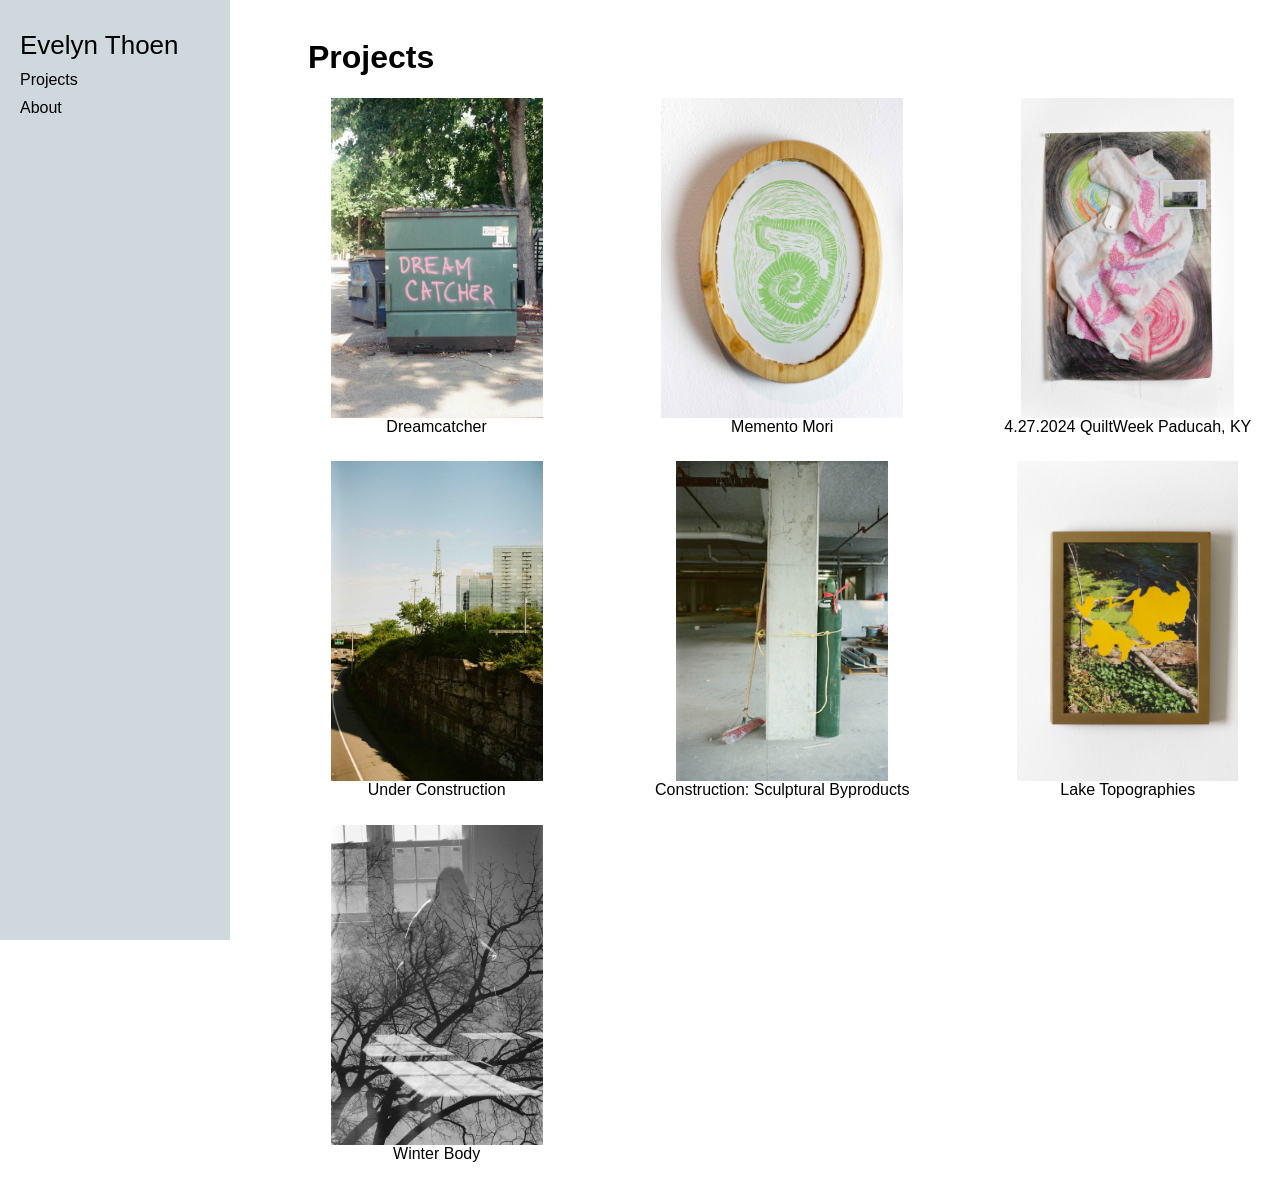
<file: index.html>
<head>
  <link rel="stylesheet" href="style-sheet.css">
  <script>
    let current=1;
    function nextN(){
	let slides=document.getElementById("testtt");
	slides.style.display="none";
	// current+=1;
	// if (current>2) {current=0};
	// slides[current].style.display="block";
    }
  </script>
</head>


<body>
  <div  class="sidebar">
    <a style="font-size: 26" href="index.html">Evelyn Thoen</a>
    <a class="main-links" href="index.html">
      Projects</a>
    <a class="main-links" href="About.html">
      About</a>
    
  </div>
  <div class="main">
    
    <h1>Projects</h1>

    <div class="grid">
      
      <a href="Projects/Dreamcatcher/Dreamcatcher.html">
	<div class="grid-square">
	  <img src="Projects/Dreamcatcher/Dreamcatcher Images/dreamcatcher 1.jpeg">
	  <div>
	    Dreamcatcher
	  </div>

	</div>
      </a>
      <a href="Projects/Memento Mori/Memento Mori.html">
	<div class="grid-square">
	  <img src="Projects/Memento Mori/Memento Mori Images/snake.jpeg">
	  <div>
	    Memento Mori
	  </div>

	</div>
      </a>
      <a href="Projects/Paducah/Paducah.html">
	<div class="grid-square">
	  <img src="Projects/Paducah/Paducah Images/Paducah 3.jpeg">
	  <div>
	    4.27.2024 QuiltWeek Paducah, KY
	  </div>

	</div>
      </a>
       <a href="Projects/Under Construction/Under Construction.html">
	<div class="grid-square">
	  <img src="Projects/Under Construction/Under Construction Images/Under Construction 2.jpeg">
	  <div>
	    Under Construction
	  </div>

	</div>
      </a>
      <a href="Projects/Construction/Construction.html">
	<div class="grid-square">
	  <img src="Projects/Construction/Construction Images/Construction 5.jpeg">
	  <div>
	    Construction: Sculptural Byproducts
	  </div>

	</div>
      </a>
      <a href="Projects/Lake/Lake.html">
	<div class="grid-square">
	  <img src="Projects/Lake/Lake Images/Lake 3.jpeg">
	  <div>
	    Lake Topographies
	  </div>

	</div>
      </a>
      <a href="Projects/Winter Body/Winter Body.html">
	<div class="grid-square">
	  <img src="Projects/Winter Body/Winter Body Images/Winter Body 5.jpeg">
	  <div>
	    Winter Body
	  </div>

	</div>
      </a>
    </div>

    
  </div>

</body>
</file>
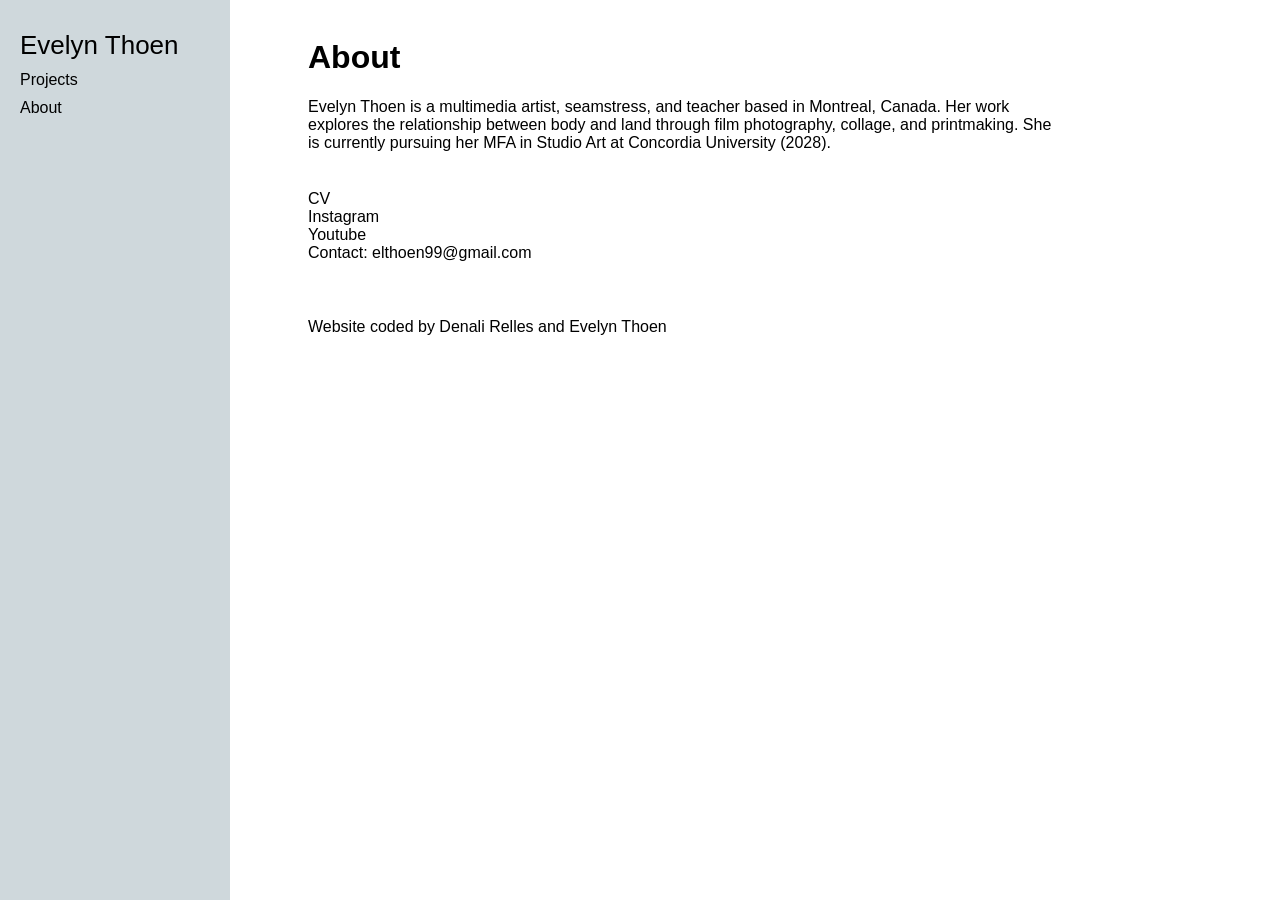
<file: About.html>
<head>
  <link rel="stylesheet" href="style-sheet.css">
</head>

<body>
  <div  class="sidebar">
    <a style="font-size: 26" href="index.html">Evelyn Thoen</a>
    <a class="main-links" href="index.html">
      Projects</a>
    <a class="main-links" href="About.html">
      About</a>
    
  </div>
       
 <div class="main">
   <h1>
     About
   </h1>
   <div style="margin-bottom: 1cm">
     Evelyn Thoen is a multimedia artist, seamstress, and teacher based in Montreal, Canada. Her work explores the relationship between body and land through film photography, collage, and printmaking. She is currently pursuing her MFA in Studio Art at Concordia University (2028).
   </div>
   <div>
     <div>
       <a href="Evelyn Thoen-CV.pdf" target="_blank">
	 CV
       </a>
     </div>
     <div>
       <a href="https://www.instagram.com/evelyn_thoen_art" target="_blank">Instagram</a>
     </div>
     <div>
       <a href="https://www.youtube.com/@evelynthoen" target="_blank">Youtube</a>
     </div>
   </div>
   <div>
     <div>
       Contact:    elthoen99@gmail.com
     </div>
   </div>
    <div style="margin-top: 1.5cm">
   Website coded by Denali Relles and Evelyn Thoen
   </div>
 </div>
</body>
</file>
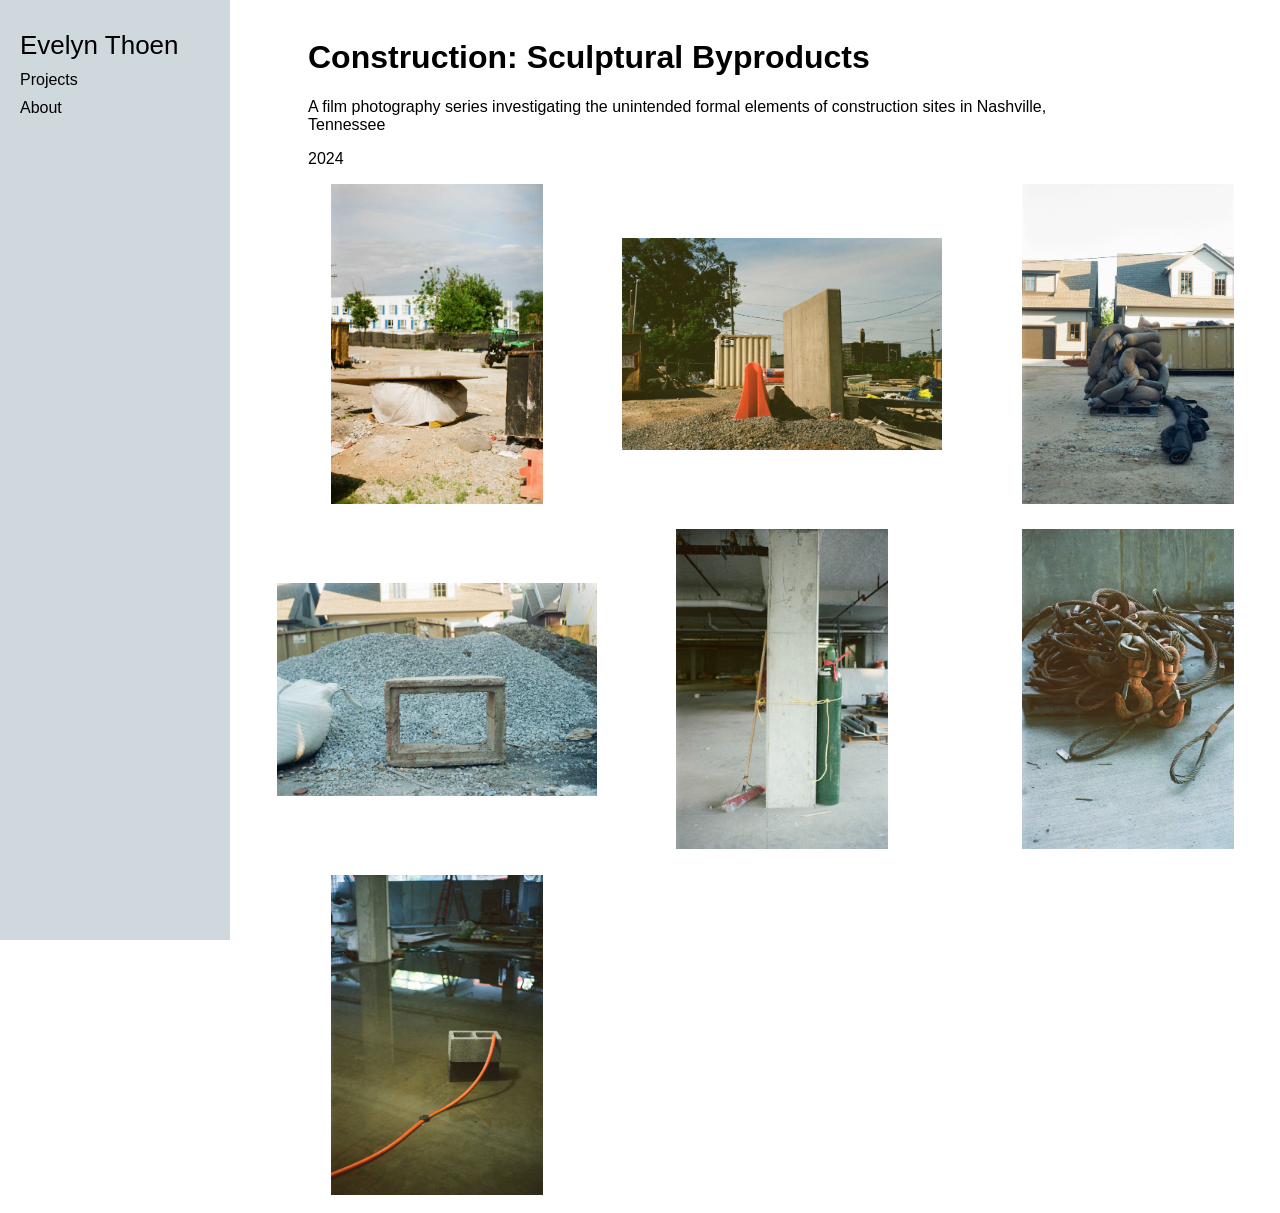
<file: Projects/Construction/Construction.html>
<head>
  <link rel="stylesheet" href="../../style-sheet.css">
  <script>
    let current=1;
    function nextN(){
	let slides=document.getElementById("testtt");
	slides.style.display="none";
	// current+=1;
	// if (current>2) {current=0};
// slides[current].style.display="block";
    }
  </script>
</head>


<body>
  <div  class="sidebar">
    <a style="font-size: 26" href="../../index.html">Evelyn Thoen</a>
    <a class="main-links" href="../../index.html">
      Projects</a>
    <a class="main-links" href="../../About.html">
      About</a>
    
  </div>
  <div class="main">
    
    <h1>Construction: Sculptural Byproducts</h1>
    <p>
A film photography series investigating the unintended formal elements of construction sites in Nashville, Tennessee


    <p>
      2024

    
	<div class="grid">
<div class="grid-square">
  <img src="Construction Images/Construction 1.jpeg">
</div>

<div class="grid-square">
  <img src="Construction Images/Construction 2.jpeg">
</div>

<div class="grid-square">
  <img src="Construction Images/Construction 3.jpeg">
</div>

<div class="grid-square">
  <img src="Construction Images/Construction 4.jpeg">
</div>

<div class="grid-square">
  <img src="Construction Images/Construction 5.jpeg">
</div>

<div class="grid-square">
  <img src="Construction Images/Construction 6.jpeg">
</div>

<div class="grid-square">
  <img src="Construction Images/Construction 7.jpeg">
</div>
	
      </div>

</body>
</file>
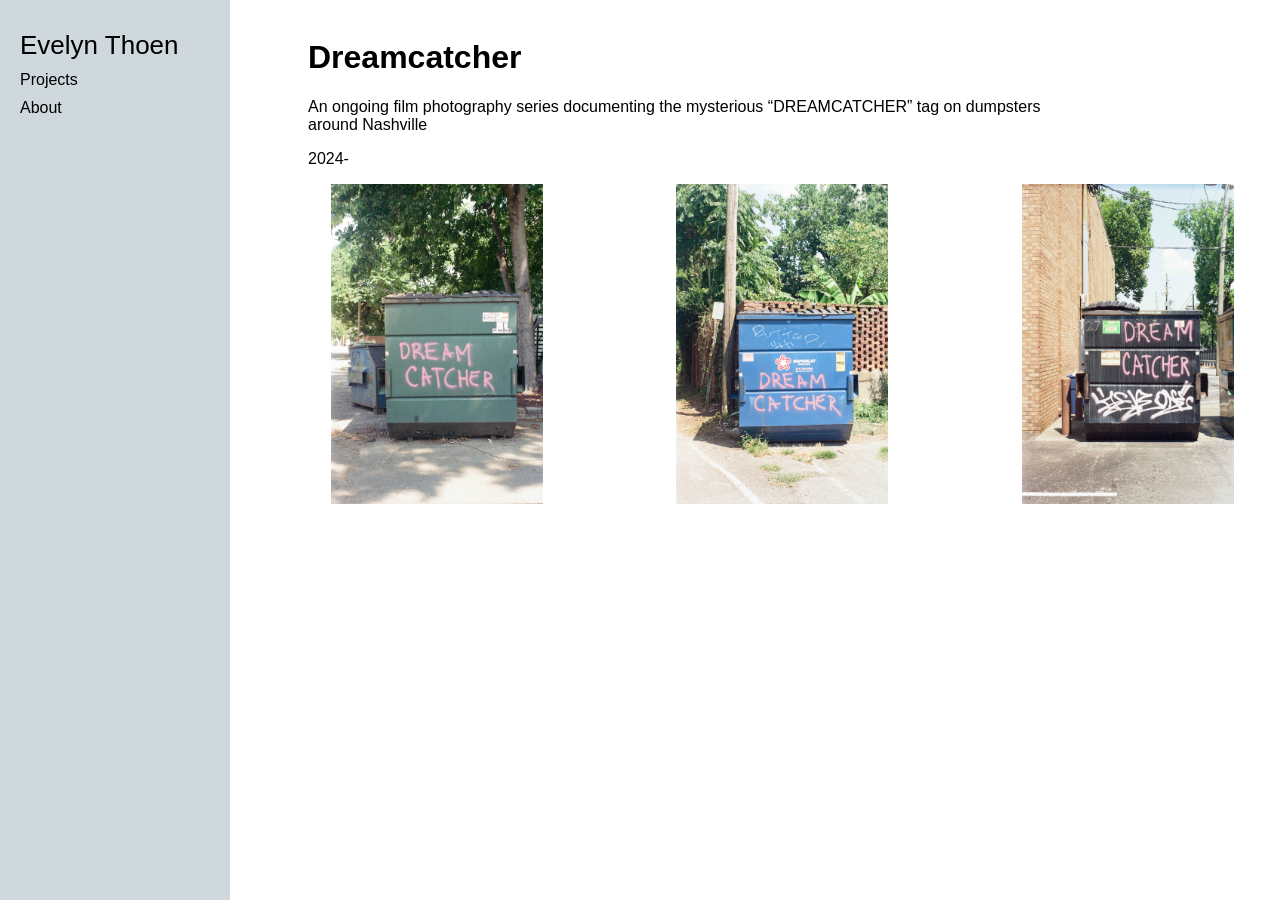
<file: Projects/Dreamcatcher/Dreamcatcher.html>
<head>
  <link rel="stylesheet" href="../../style-sheet.css">
  <script>
    let current=1;
    function nextN(){
	let slides=document.getElementById("testtt");
	slides.style.display="none";
	// current+=1;
	// if (current>2) {current=0};
	// slides[current].style.display="block";
    }
  </script>
</head>


<body>
 <div  class="sidebar">
    <a style="font-size: 26" href="../../index.html">Evelyn Thoen</a>
    <a class="main-links" href="../../index.html">
      Projects</a>
    <a class="main-links" href="../../About.html">
      About</a>
    
  </div>
  <div class="main">
    
    <h1>Dreamcatcher</h1>
    <p>An ongoing film photography series documenting the mysterious “DREAMCATCHER” tag on dumpsters around Nashville

    <p>
      2024-

      <div class="grid">
	<div class="grid-square">
	  <img src="Dreamcatcher Images/dreamcatcher 1.jpeg">

	</div>
	<div class="grid-square">
	  <img src="Dreamcatcher Images/dreamcatcher 2.jpeg">

	</div>
	<div class="grid-square">
	  <img src="Dreamcatcher Images/dreamcatcher 3.jpeg">

	</div>
      </div>

      
  </div>

</body>
</file>
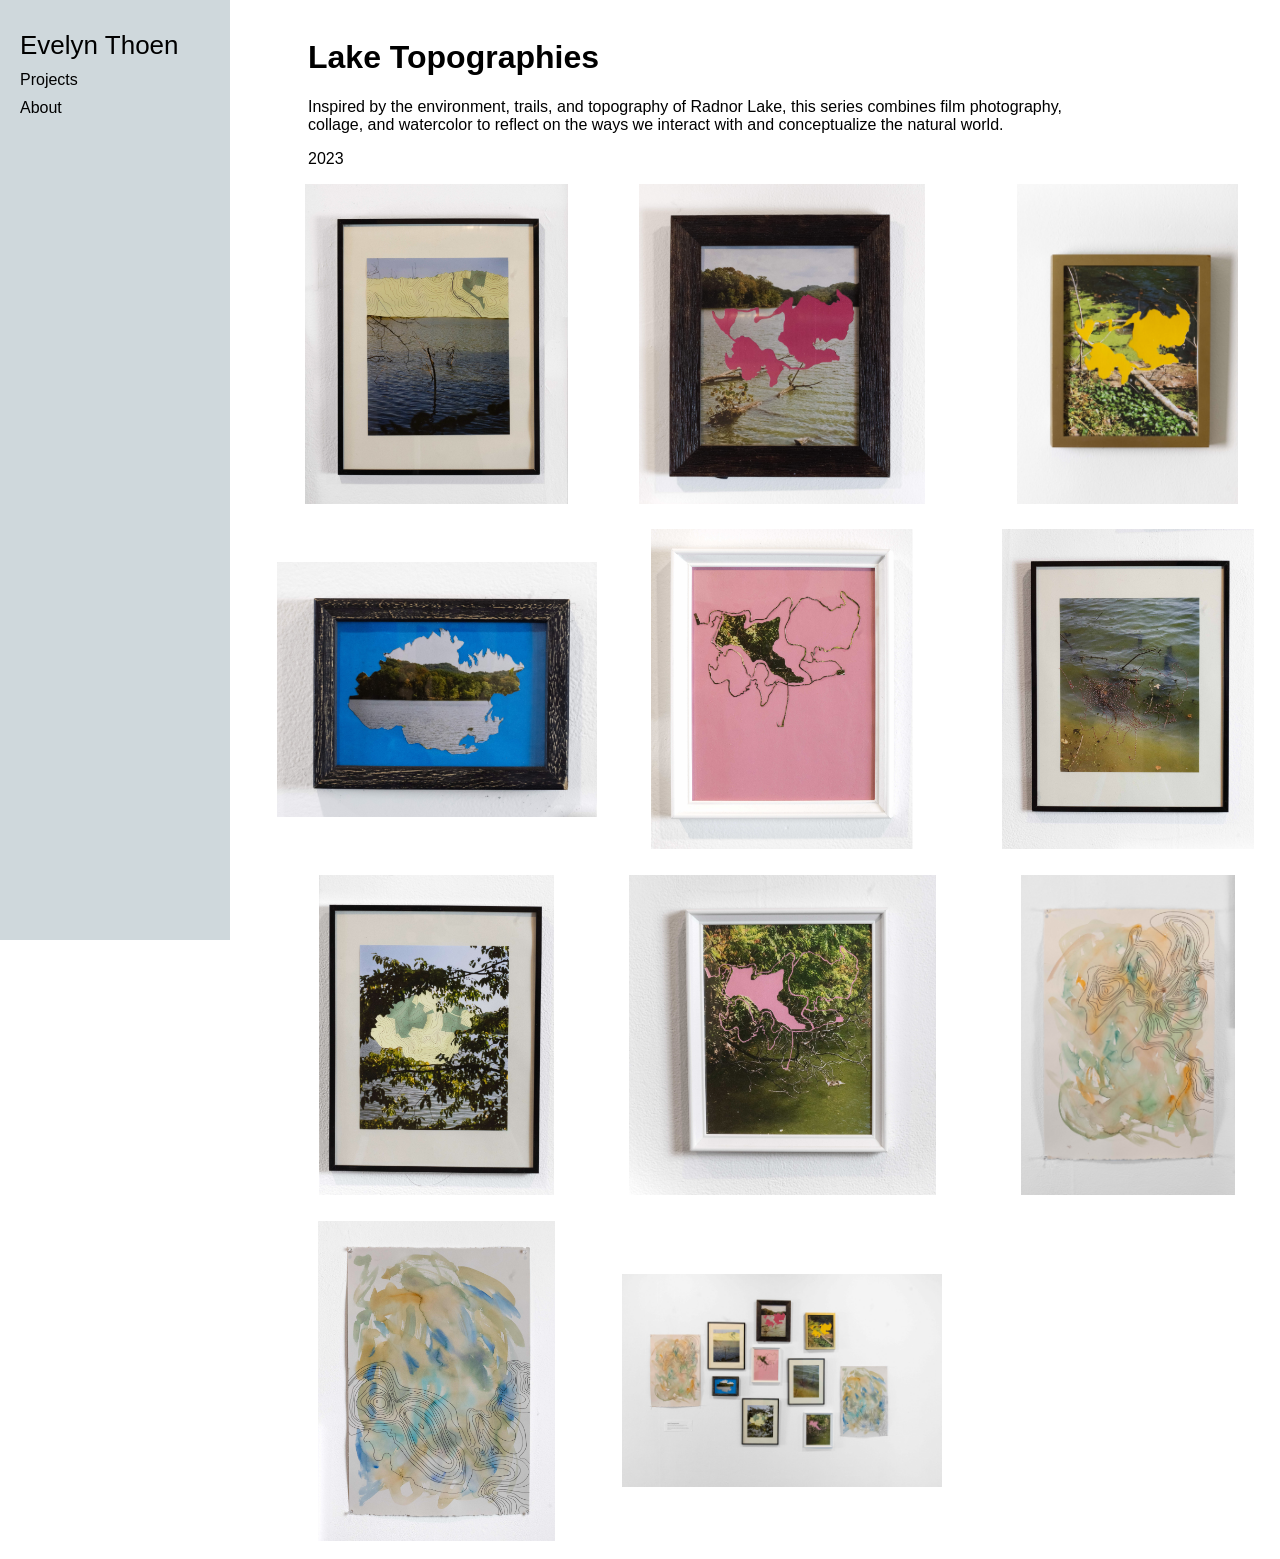
<file: Projects/Lake/Lake.html>
<head>
  <link rel="stylesheet" href="../../style-sheet.css">
  <script>
    let current=1;
    function nextN(){
	let slides=document.getElementById("testtt");
	slides.style.display="none";
	// current+=1;
	// if (current>2) {current=0};
	// slides[current].style.display="block";
    }
  </script>
</head>


<body>
  <div  class="sidebar">
    <a style="font-size: 26" href="../../index.html">Evelyn Thoen</a>
    <a class="main-links" href="../../index.html">
      Projects</a>
    <a class="main-links" href="../../About.html">
      About</a>
    
  </div>
  <div class="main">
    
    <h1>Lake Topographies</h1>
    <p>
     Inspired by the environment, trails, and topography of Radnor Lake, this series combines film photography, collage, and watercolor to reflect on the ways we interact with and conceptualize the natural world. 


    <p>
      2023

      
      <div class="grid">
	<div class="grid-square">
	  <img src="Lake Images/Lake 1.jpeg">
	</div>

	<div class="grid-square">
	  <img src="Lake Images/Lake 2.jpeg">
	</div>

	<div class="grid-square">
	  <img src="Lake Images/Lake 3.jpeg">
	</div>

	<div class="grid-square">
	  <img src="Lake Images/Lake 4.jpeg">
	</div>

	<div class="grid-square">
	  <img src="Lake Images/Lake 5.jpeg">
	</div>

	<div class="grid-square">
	  <img src="Lake Images/Lake 6.jpeg">
	</div>

	<div class="grid-square">
	  <img src="Lake Images/Lake 7.jpeg">
	</div>
	<div class="grid-square">
	  <img src="Lake Images/Lake 8.jpeg">
	</div>
	<div class="grid-square">
	  <img src="Lake Images/Lake 9.jpeg">
	</div>
	<div class="grid-square">
	  <img src="Lake Images/Lake 10.jpeg">
	</div>
	<div class="grid-square">
	  <img src="Lake Images/Lake all.jpeg">
	</div>
      </div>

</body>
</file>
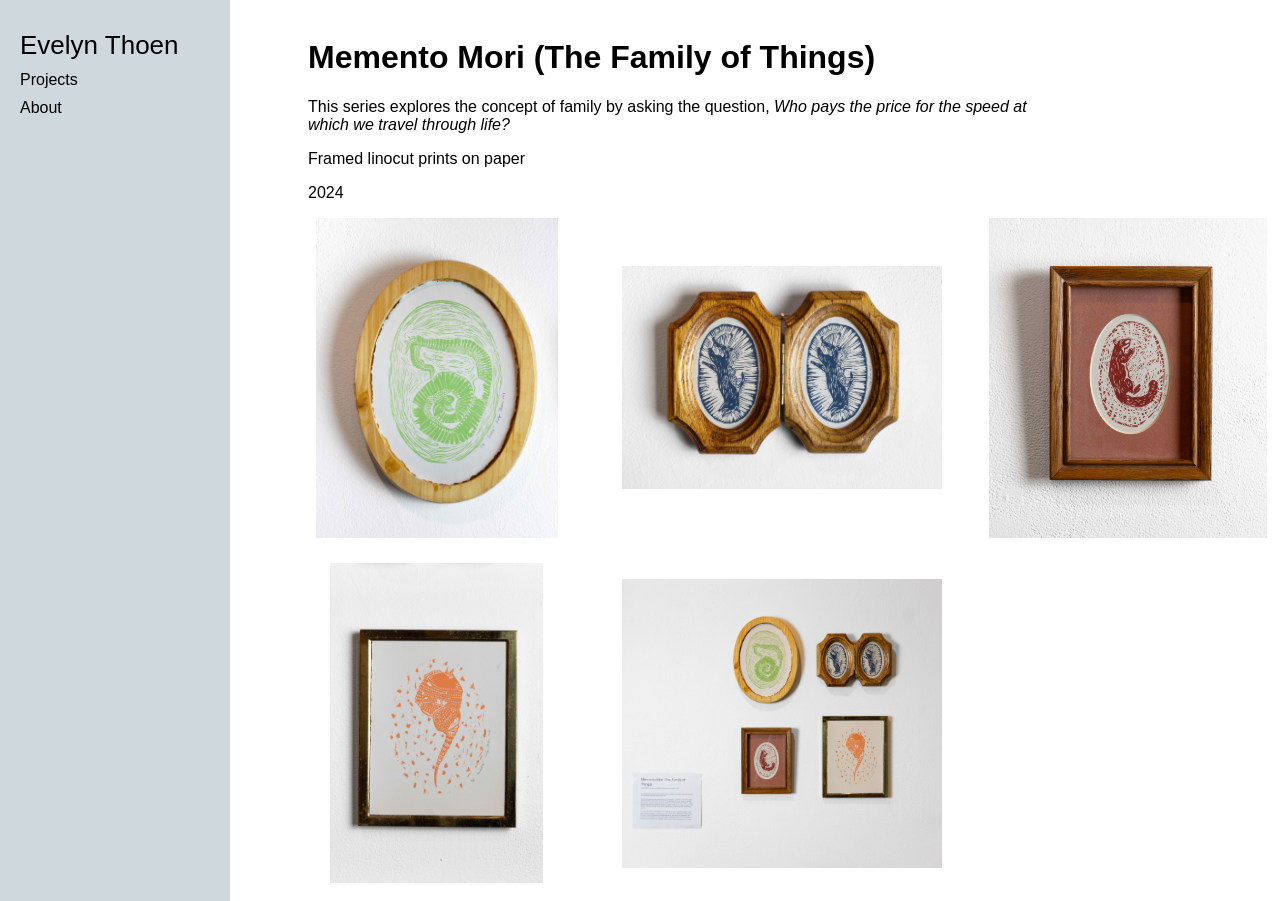
<file: Projects/Memento Mori/Memento Mori.html>
<head>
  <link rel="stylesheet" href="../../style-sheet.css">
</head>


<body>
   <div  class="sidebar">
    <a style="font-size: 26" href="../../index.html">Evelyn Thoen</a>
    <a class="main-links" href="../../index.html">
      Projects</a>
    <a class="main-links" href="../../About.html">
      About</a>
    
  </div>
  <div class="main">
    
    <h1>Memento Mori (The Family of Things)</h1>
    <p> This series explores the concept of family by asking the question, <em>Who pays the price for the speed at which we travel through life?</em>


    <p>
      Framed linocut prints on paper
    <p>
      2024
      
      <div class="grid">

	<div class="grid-square">
	  <img src="Memento Mori Images/snake.jpeg">
	</div>
	<div class="grid-square">
	  <img src="Memento Mori Images/possum.jpeg">
	</div>
	<div class="grid-square">
	  <img src="Memento Mori Images/squirrel.jpeg">
	</div>
	<div class="grid-square">
	  <img src="Memento Mori Images/armadillo.jpeg">
	</div>
	<div class="grid-square">
	  <img src="Memento Mori Images/memento mori all.jpeg">
	</div>
	 

	
      </div>

</body>
</file>
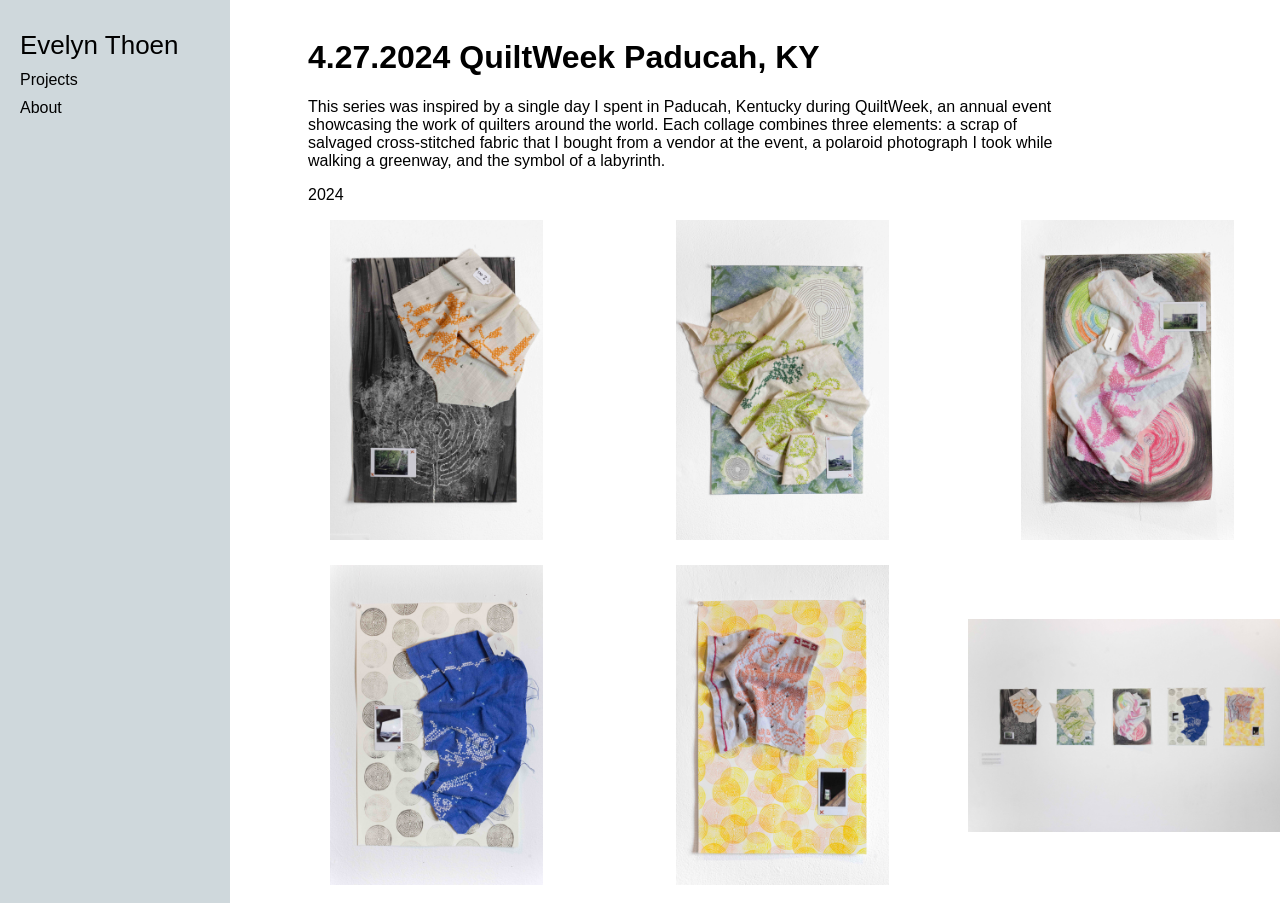
<file: Projects/Paducah/Paducah.html>
<head>
  <link rel="stylesheet" href="../../style-sheet.css">
  <script>
    let current=1;
    function nextN(){
	let slides=document.getElementById("testtt");
	slides.style.display="none";
	// current+=1;
	// if (current>2) {current=0};
// slides[current].style.display="block";
    }
  </script>
</head>


<body>
  <div  class="sidebar">
    <a style="font-size: 26" href="../../index.html">Evelyn Thoen</a>
    <a class="main-links" href="../../index.html">
      Projects</a>
    <a class="main-links" href="../../About.html">
      About</a>
    
  </div>
  <div class="main">
    
    <h1>4.27.2024 QuiltWeek Paducah, KY</h1>
    <p>This series was inspired by a single day I spent in Paducah, Kentucky during QuiltWeek, an annual event showcasing the work of quilters around the world. Each collage combines three elements: a scrap of salvaged cross-stitched fabric that I bought from a vendor at the event, a polaroid photograph I took while walking a greenway, and the symbol of a labyrinth. 


    <p>
      2024

    
	<div class="grid">
<div class="grid-square">
  <img src="Paducah Images/Paducah 1.jpeg">
</div>

<div class="grid-square">
  <img src="Paducah Images/Paducah 2.jpeg">
</div>

<div class="grid-square">
  <img src="Paducah Images/Paducah 3.jpeg">
</div>

<div class="grid-square">
  <img src="Paducah Images/Paducah 4.jpeg">
</div>

<div class="grid-square">
  <img src="Paducah Images/Paducah 5.jpeg">
</div>

<div class="grid-square">
  <img src="Paducah Images/Paducah all.jpeg">
</div>
	
      </div>

</body>
</file>
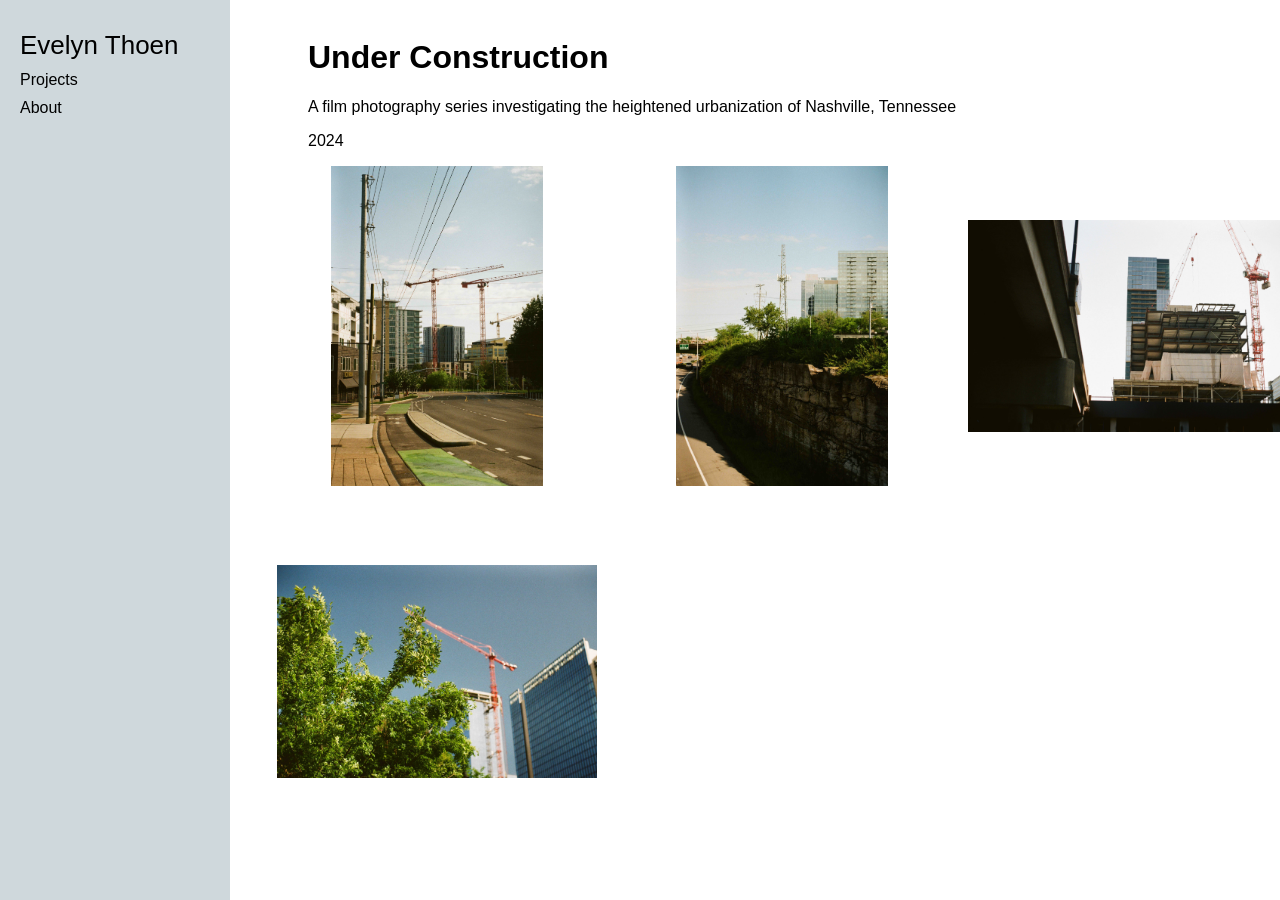
<file: Projects/Under Construction/Under Construction.html>
<head>
  <link rel="stylesheet" href="../../style-sheet.css">
  <script>
    let current=1;
    function nextN(){
	let slides=document.getElementById("testtt");
	slides.style.display="none";
	// current+=1;
	// if (current>2) {current=0};
// slides[current].style.display="block";
    }
  </script>
</head>


<body>
  <div  class="sidebar">
    <a style="font-size: 26" href="../../index.html">Evelyn Thoen</a>
    <a class="main-links" href="../../index.html">
      Projects</a>
    <a class="main-links" href="../../About.html">
      About</a>
    
  </div>
  <div class="main">
    
    <h1>Under Construction</h1>
    <p>
A film photography series investigating the heightened urbanization of Nashville, Tennessee


    <p>
      2024

    
	<div class="grid">
<div class="grid-square">
  <img src="Under Construction Images/Under Construction 1.jpeg">
</div>

<div class="grid-square">
  <img src="Under Construction Images/Under Construction 2.jpeg">
</div>

<div class="grid-square">
  <img src="Under Construction Images/Under Construction 3.jpeg">
</div>

<div class="grid-square">
  <img src="Under Construction Images/Under Construction 4.jpeg">
</div>
	
      </div>

</body>
</file>
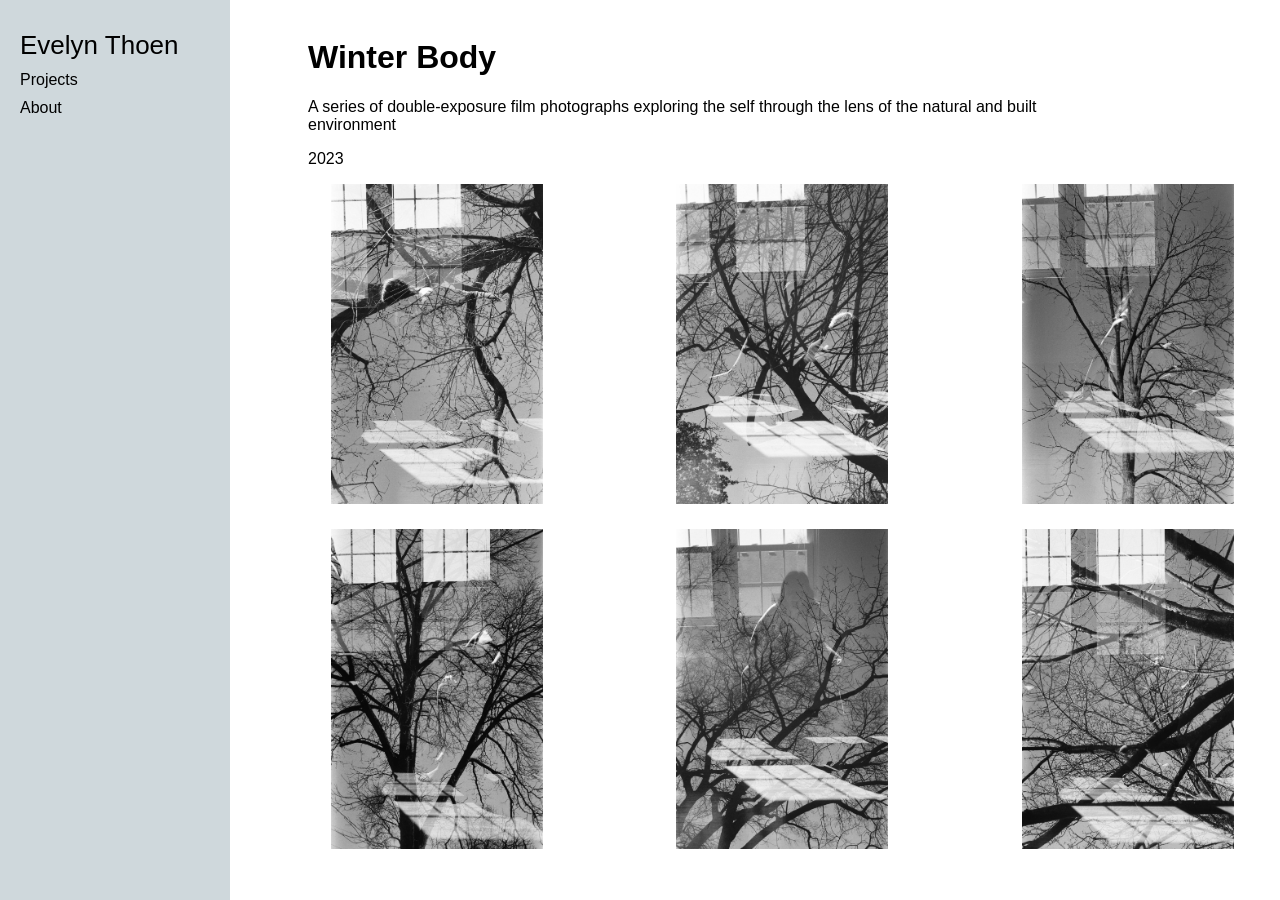
<file: Projects/Winter Body/Winter Body.html>
<head>
  <link rel="stylesheet" href="../../style-sheet.css">
  <script>
    let current=1;
    function nextN(){
	let slides=document.getElementById("testtt");
	slides.style.display="none";
	// current+=1;
	// if (current>2) {current=0};
// slides[current].style.display="block";
    }
  </script>
</head>


<body>
 <div  class="sidebar">
    <a style="font-size: 26" href="../../index.html">Evelyn Thoen</a>
    <a class="main-links" href="../../index.html">
      Projects</a>
    <a class="main-links" href="../../About.html">
      About</a>
    
  </div>
  <div class="main">
    
    <h1>Winter Body</h1>
    <p>A series of double-exposure film photographs exploring the self through the lens of the natural and built environment

    <p>
      2023

    
	<div class="grid">
<div class="grid-square">
  <img src="Winter Body Images/Winter Body 1.jpeg">
</div>

<div class="grid-square">
  <img src="Winter Body Images/Winter Body 2.jpeg">
</div>

<div class="grid-square">
  <img src="Winter Body Images/Winter Body 3.jpeg">
</div>

<div class="grid-square">
  <img src="Winter Body Images/Winter Body 4.jpeg">
</div>

<div class="grid-square">
  <img src="Winter Body Images/Winter Body 5.jpeg">
</div>

<div class="grid-square">
  <img src="Winter Body Images/Winter Body 6.jpeg">
</div>
	
      </div>

</body>
</file>
<file: style-sheet.css>
body {
    font-family: helvetica;
}
.sidebar {
    height: 100%;
    width: 190px;
    position: fixed;
    background-color: #CFD8DC;
    padding: 20px;
    left: 0;
    top: 0;
}
.grid-xxx{
    display: flex;
    justify-content: center;
    align-items: center;
    height: 100%;
}

 .main{
	width: 60%;
	margin-left: 290px;
	padding: 10px;
 }
 .grid{
     display: grid;
     grid-template-columns:25vw 25vw 25vw;
     column-gap: 2vw;
     row-gap: 2vw;
     justify-content: center;
     margin-left: 190px;
 }
 .grid img{
     max-height: 100%;
     max-width: 100%;
 }

 .grid-square{
     aspect-ratio: 1/1;
     display: flex;
     justify-content: center;
     align-items: center;
     flex-direction: column;
 }
	

 .imageslide{
     display: none;
 }
 
 .sidebar a{
     display: block;
     margin-top: 10px;
 }

 a {
     text-decoration: none;
     color: #000000;
 }

 a:hover {
     text-decoration: underline;
     text-decoration-color: gray;
 }
</file>
